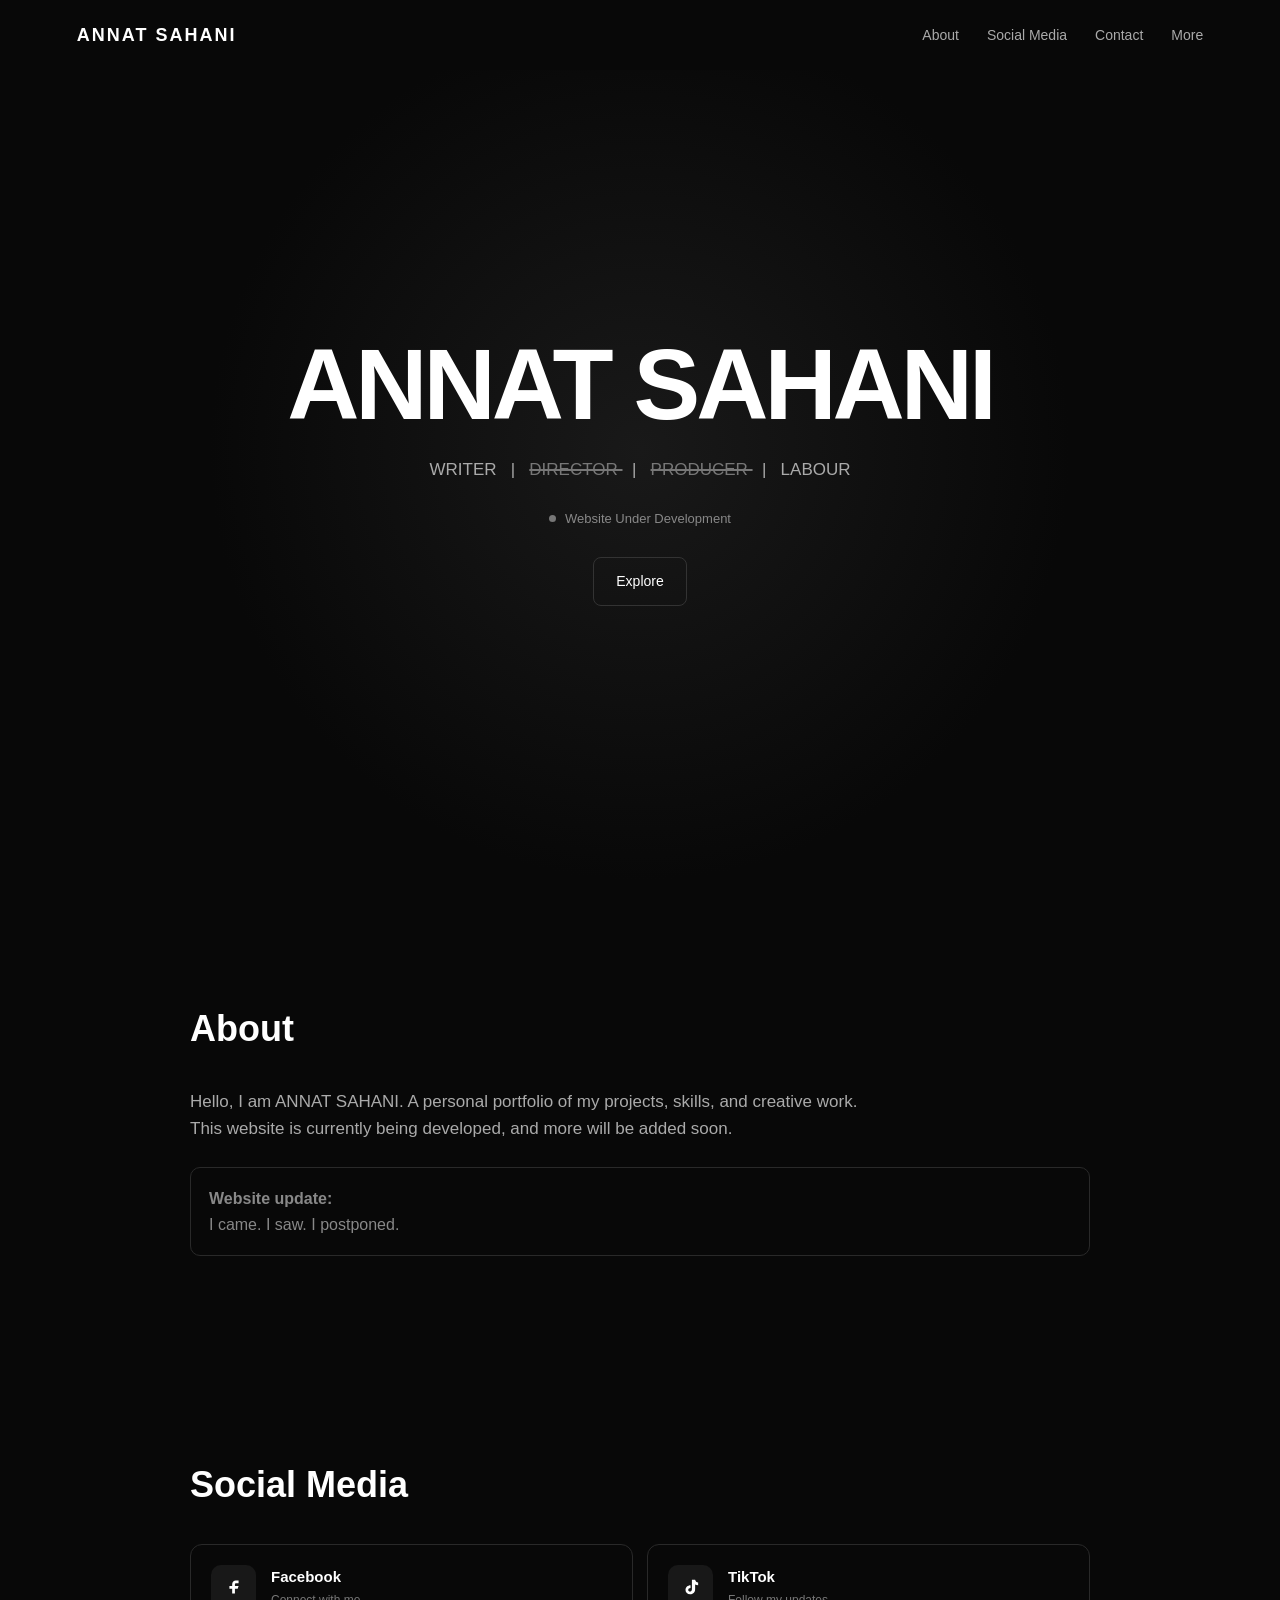
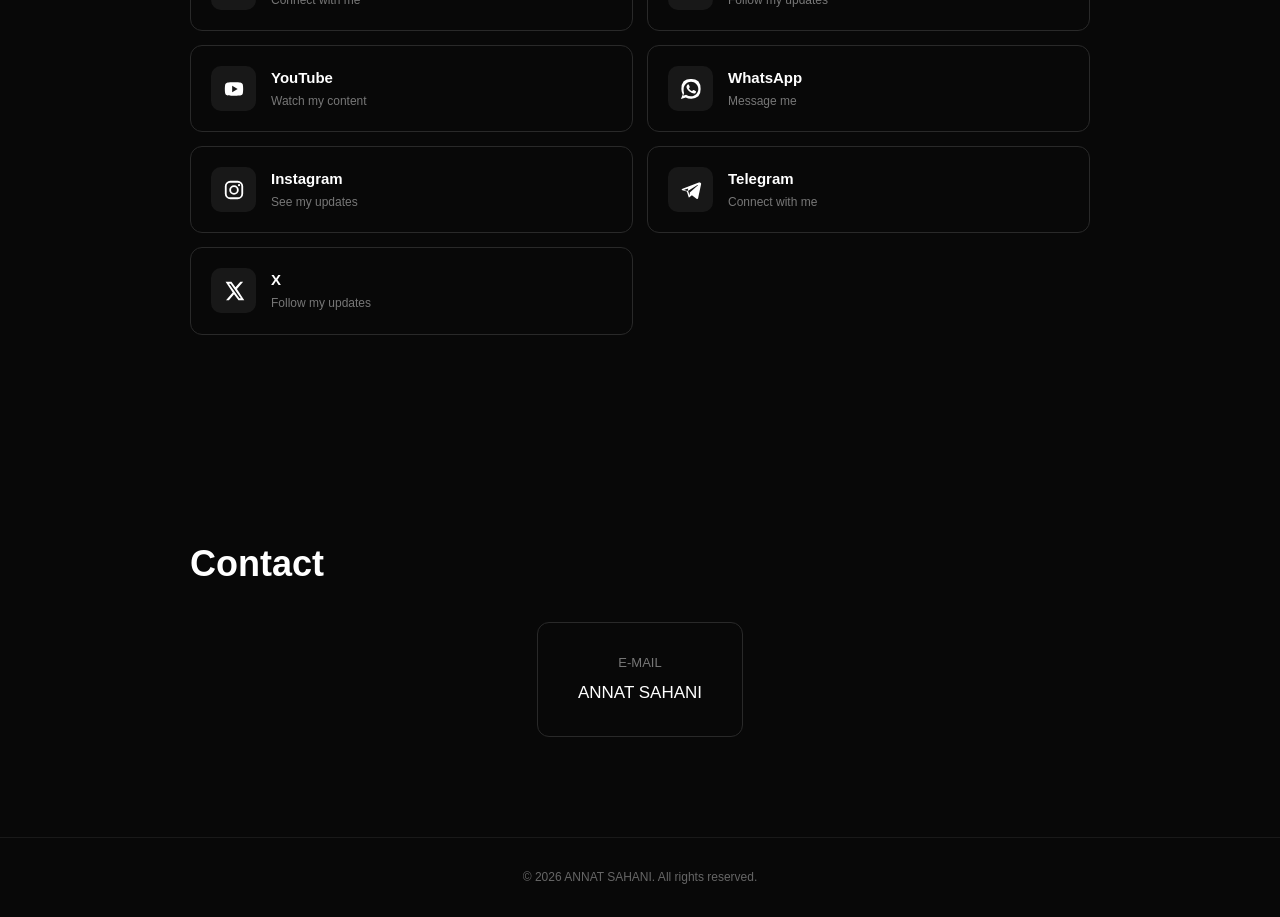
<file: index.html>
<!DOCTYPE html>
<html lang="en">

<head>
    <meta charset="UTF-8">
    <meta name="viewport" content="width=device-width, initial-scale=1.0">
    <title>ANNAT SAHANI</title>

    <!-- Google tag (gtag.js) -->
<script async src="https://www.googletagmanager.com/gtag/js?id=G-9PLZ80G2CF"></script>
<script>
  window.dataLayer = window.dataLayer || [];
  function gtag(){dataLayer.push(arguments);}
  gtag('js', new Date());

  gtag('config', 'G-9PLZ80G2CF');
</script>

    <link rel="stylesheet" href="reset.css">
    <link rel="stylesheet" href="nav.css">
    <link rel="stylesheet" href="dropdown.css">
    <link rel="stylesheet" href="hero.css">
    <link rel="stylesheet" href="status.css">
    <link rel="stylesheet" href="button.css">
    <link rel="stylesheet" href="sections.css">
    <link rel="stylesheet" href="about.css">
    <link rel="stylesheet" href="social.css">
    <link rel="stylesheet" href="contact.css">
    <link rel="stylesheet" href="footer.css">
    <link rel="stylesheet" href="popup.css">
    <link rel="stylesheet" href="mobile.css">
    <link rel="stylesheet" href="mobile-small.css">
</head>


<body>


    <!-- =========================
     NAVBAR
========================= -->

    <nav>

        <a href="#home" class="logo">
            ANNAT SAHANI
        </a>

        <div class="links">

            <a href="#about">
                About
            </a>

            <a href="#social">
                Social Media
            </a>

            <a href="#contact">
                Contact
            </a>


            <div class="dropdown" id="moreDropdown">

                <button class="dropbtn" id="dropbtn" onclick="toggleDropdown(event)">
                    More
                </button>

                <div class="dropdown-content" id="dropdownContent">

                    <button class="dropdown-close" onclick="closeDropdown()">
                        ✕
                    </button>

                    <a href="notice.html">
                        Work With Me
                    </a>

                    <a href="notice.html">
                        Tools
                    </a>

                    <a href="notice.html">
                        Resources
                    </a>

                    <a href="notice.html">
                        My Achievements
                    </a>

                    <a href="notice.html">
                        Useful Links
                    </a>

                </div>

            </div>

        </div>

    </nav>



    <!-- =========================
     HERO
========================= -->

    <header class="hero" id="home">

        <h1>
            ANNAT SAHANI
        </h1>


        <p class="hero-subtitle">

            WRITER
            &nbsp; | &nbsp;

            <span class="cut">
                DIRECTOR
            </span>

            &nbsp; | &nbsp;

            <span class="cut">
                PRODUCER
            </span>

            &nbsp; | &nbsp;

            LABOUR

        </p>


        <div class="status">

            <span class="status-dot"></span>

            Website Under Development

        </div>


        <a href="#about" class="button">
            Explore
        </a>

    </header>



    <!-- =========================
     ABOUT
========================= -->

    <section id="about">

        <div class="container">

            <h2 class="section-title">
                About
            </h2>


            <p class="about-text">

                Hello, I am ANNAT SAHANI. A personal portfolio of my projects, skills, and creative work. This website
                is currently being developed, and more will be added soon.

            </p>


            <div class="build-note">

                <strong>
                    Website update:
                </strong>

                <br>

                I came. I saw. I postponed.

            </div>

        </div>

    </section>



    <!-- =========================
     SOCIAL
========================= -->

    <section id="social">

        <div class="container">

            <h2 class="section-title">
                Social Media
            </h2>


            <div class="social-grid">


                <!-- FACEBOOK -->

                <a href="https://www.facebook.com/AnnatSahani" target="_blank" rel="noopener noreferrer"
                    class="social social-link">


                    <div class="social-icon">

                        <svg viewBox="0 0 24 24">

                            <path d="M14 8h3V5h-3c-2.2 0-4 1.8-4 4v2H7v3h3v5h3v-5h3l1-3h-4V9c0-.6.4-1 1-1z" />

                        </svg>

                    </div>

                    <div>

                        <strong>
                            Facebook
                        </strong>

                        <span>
                            Connect with me
                        </span>

                    </div>

                </a>



                <!-- TIKTOK -->

                <a href="https://www.tiktok.com/@aurahabara.com" target="_blank" rel="noopener noreferrer"
                    class="social social-link">

                    <div class="social-icon">

                        <svg viewBox="0 0 24 24">

                            <path
                                d="M16.5 4c.4 1.8 1.5 2.9 3.3 3.1v3c-1.2 0-2.3-.3-3.3-.9v5.3c0 3.5-2.5 5.5-5.5 5.5-2.8 0-5-2-5-4.7 0-3 2.5-5 5.5-5.1v3c-1.4 0-2.5.8-2.5 2 0 1 .8 1.7 1.8 1.7 1.1 0 2.2-.7 2.2-2.5V4h3.5z" />

                        </svg>

                    </div>

                    <div>

                        <strong>
                            TikTok
                        </strong>

                        <span>
                            Follow my updates
                        </span>

                    </div>

                </a>



                <!-- YOUTUBE -->

                <a href="" class="social social-link">

                    <div class="social-icon">

                        <svg viewBox="0 0 24 24">

                            <path
                                d="M21.6 7.2a2.9 2.9 0 0 0-2-2C17.8 4.7 12 4.7 12 4.7s-5.8 0-7.6.5a2.9 2.9 0 0 0-2 2C2 9 2 12 2 12s0 3 .4 4.8a2.9 2.9 0 0 0 2 2c1.8.5 7.6.5 7.6.5s5.8 0 7.6-.5a2.9 2.9 0 0 0 2-2C22 15 22 12 22 12s0-3-.4-4.8zM10 15.5v-7l6 3.5-6 3.5z" />

                        </svg>

                    </div>

                    <div>

                        <strong>
                            YouTube
                        </strong>

                        <span>
                            Watch my content
                        </span>

                    </div>

                </a>



                <!-- WHATSAPP -->

                <a href="" class="social social-link">

                    <div class="social-icon">

                        <svg viewBox="0 0 24 24">

                            <path
                                d="M20 3.5A11.9 11.9 0 0 0 12 1a11.9 11.9 0 0 0-8 2.5A11.9 11.9 0 0 0 1.5 12c0 2.1.5 4.1 1.5 5.9L1 23l5.3-1.8A11.9 11.9 0 0 0 12 22.5a11.9 11.9 0 0 0 8-2.5 11.9 11.9 0 0 0 2.5-8A11.9 11.9 0 0 0 20 3.5zM12 20c-1.8 0-3.5-.5-5-1.4l-.4-.2-3.1 1 1-3-.2-.4A8.1 8.1 0 0 1 4 12c0-4.4 3.6-8 8-8s8 3.6 8 8-3.6 8-8 8zm4.4-6.1c-.2-.1-1.4-.7-1.6-.8-.2-.1-.4-.1-.6.1-.2.2-.6.8-.7.9-.1.2-.3.2-.5.1-.2-.1-1-.4-1.9-1.2-.7-.6-1.2-1.4-1.3-1.6-.1-.2 0-.3.1-.4l.4-.5c.1-.2.2-.3.3-.5.1-.2 0-.4 0-.5-.1-.1-.6-1.4-.8-1.9-.2-.5-.4-.4-.6-.4h-.5c-.2 0-.5.1-.7.3-.2.2-.9.9-.9 2.2s.9 2.5 1 2.7c.1.2 1.8 2.8 4.4 3.8.6.3 1.1.4 1.5.5.6.2 1.2.1 1.7.1.5-.1 1.4-.6 1.6-1.1.2-.5.2-1 .1-1.1-.1-.2-.3-.2-.5-.3z" />

                        </svg>

                    </div>

                    <div>

                        <strong>
                            WhatsApp
                        </strong>

                        <span>
                            Message me
                        </span>

                    </div>

                </a>



                <!-- INSTAGRAM -->

                <a href="" class="social social-link">

                    <div class="social-icon">

                        <svg viewBox="0 0 24 24">

                            <rect x="3" y="3" width="18" height="18" rx="5" ry="5" fill="none" stroke="#fff"
                                stroke-width="2" />

                            <circle cx="12" cy="12" r="4.2" fill="none" stroke="#fff" stroke-width="2" />

                            <circle cx="17.5" cy="6.7" r="1.2" />

                        </svg>

                    </div>

                    <div>

                        <strong>
                            Instagram
                        </strong>

                        <span>
                            See my updates
                        </span>

                    </div>

                </a>


                <!-- TELEGRAM -->

                <a href="" class="social social-link">

                    <div class="social-icon">

                        <svg viewBox="0 0 24 24">

                            <path
                                d="M21.9 3.2 2.8 10.6c-1.3.5-1.3 1.3-.2 1.6l4.9 1.5 1.9 5.9c.2.6.5.7.9.4l2.7-2.2 5 3.7c.9.6 1.6.3 1.8-.8l3.2-15.1c.3-1.3-.5-1.9-1.9-1.4zM8.2 13.4l10.8-6.8c.5-.3 1-.1.6.2l-8.9 8-.3 3.3-1.4-4.7-3.8-1.2c-.8-.2-.8-.6.2-.8l3.6-1z" />

                        </svg>

                    </div>

                    <div>

                        <strong>
                            Telegram
                        </strong>

                        <span>
                            Connect with me
                        </span>

                    </div>

                </a>


                <!-- X -->

                <a href="" class="social social-link">

                    <div class="social-icon">

                        <svg viewBox="0 0 24 24">

                            <path
                                d="M18.9 2H22l-6.8 7.8L23.2 22h-6.3l-4.9-6.4L6.4 22H3.3l7.3-8.4L2.8 2h6.4l4.4 5.8L18.9 2zm-1.1 17.8h1.7L8.3 4H6.5l11.3 15.8z" />

                        </svg>

                    </div>

                    <div>

                        <strong>
                            X
                        </strong>

                        <span>
                            Follow my updates
                        </span>

                    </div>

                </a>


            </div>

        </div>

    </section>



    <!-- =========================
     CONTACT
========================= -->

    <section id="contact">

        <div class="container">

            <h2 class="section-title">
                Contact
            </h2>


            <a href="mailto:contact@annatsahani.com.np" class="contact-box">

                <div class="contact-label">
                    E-MAIL
                </div>


                <div class="email">
                    ANNAT SAHANI
                </div>

            </a>

        </div>

    </section>



    <!-- =========================
     FOOTER
========================= -->

    <footer>

        © 2026 ANNAT SAHANI. All rights reserved.

    </footer>



    <!-- =========================
     COMING SOON POPUP
========================= -->

    <div class="popup-overlay" id="popup">

        <div class="popup">

            <div class="popup-icon" id="popupIcon">
            </div>


            <h2>
                Coming Soon
            </h2>


            <p>

                This social media link has not been added yet.
                Please check back later.

            </p>


            <button onclick="closePopup()">
                Close
            </button>

        </div>

    </div>



    <script>

        // ===== Right-click disable =====
        document.addEventListener("contextmenu", function (e) {
            e.preventDefault();
        });

        // ===== Block common DevTools / view-source shortcuts =====
        document.addEventListener("keydown", function (e) {
            if (
                e.key === "F12" ||
                (e.ctrlKey && e.key.toLowerCase() === "u") ||
                (e.ctrlKey && e.key.toLowerCase() === "s") ||
                (e.ctrlKey && e.shiftKey && ["i", "j", "c"].includes(e.key.toLowerCase()))
            ) {
                e.preventDefault();
            }
        });

        // ===== Console warning =====
        console.log("%cStop!", "color:red; font-size:40px; font-weight:bold;");
        console.log("%cThis is a developer feature. Copying this code without permission may violate copyright.", "font-size:14px;");


        function toggleDropdown(e) {

            e.stopPropagation();

            document
                .getElementById("dropdownContent")
                .classList
                .toggle("open");

        }


        function closeDropdown() {

            document
                .getElementById("dropdownContent")
                .classList
                .remove("open");

        }


        document.addEventListener("click", function (e) {

            const dropdown =
                document.getElementById("moreDropdown");

            if (
                dropdown &&
                !dropdown.contains(e.target)
            ) {

                closeDropdown();

            }

        });


        document
            .querySelectorAll(".social-link")
            .forEach(function (link) {

                link.addEventListener("click", function (e) {

                    const url =
                        this.getAttribute("href");


                    if (
                        !url ||
                        url.trim() === "" ||
                        url === "#"
                    ) {

                        e.preventDefault();

                        document
                            .getElementById("popupIcon")
                            .innerHTML =
                            this.querySelector(".social-icon").innerHTML;

                        document
                            .getElementById("popup")
                            .style.display = "flex";

                    }

                });

            });



        function closePopup() {

            document
                .getElementById("popup")
                .style.display = "none";

        }



        document
            .getElementById("popup")
            .addEventListener("click", function (e) {

                if (e.target === this) {

                    closePopup();

                }

            });



        document.addEventListener("keydown", function (e) {

            if (e.key === "Escape") {

                closePopup();
                closeDropdown();

            }

        });

    </script>


</body>

</html>
</file>
<file: nav.css>
/* =========================
   NAVBAR
========================= */

        nav {
            position: fixed;
            top: 0;
            left: 0;
            width: 100%;
            height: 70px;
            padding: 22px 6%;

            display: flex;
            justify-content: space-between;
            align-items: center;

            background: #080808;

            z-index: 20;
        }

        .logo {
            font-size: 18px;
            font-weight: 700;
            letter-spacing: 2px;
            white-space: nowrap;
        }

        .links {
            display: flex;
            align-items: center;
            gap: 28px;
            height: 30px;
        }

        .links>a,
        .dropbtn {
            color: #aaa;
            font-size: 14px;
            transition: .25s;
            white-space: nowrap;
        }

        .links>a:hover,
        .dropbtn:hover {
            color: #fff;
        }
</file>
<file: dropdown.css>
/* =========================
   MORE DROPDOWN
========================= */

        .dropdown {
            position: relative;
            height: 30px;
            display: flex;
            align-items: center;
        }

        .dropbtn {
            background: none;
            border: 0;
            padding: 0;
            margin: 0;
            cursor: pointer;
            font-family: inherit;
            line-height: normal;
        }

        .dropdown-content {
            display: none;

            position: absolute;
            right: 0;
            top: 30px;

            width: 205px;

            background: #111;
            border: 1px solid #292929;
            border-radius: 12px;

            padding: 8px;

            box-shadow: 0 15px 40px rgba(0, 0, 0, .5);

            padding-top: 8px;
        }

        .dropdown-content.open {
            display: block;
        }

        .dropdown-close {
            position: absolute;

            top: 0;
            right: 0;

            width: 32px;
            height: 32px;

            display: flex;

            justify-content: center;
            align-items: center;

            border: 0;
            border-left: 1px solid #292929;
            border-bottom: 1px solid #292929;
            border-radius: 0 11px 0 8px;

            background: none;

            color: #aaa;
            font-size: 14px;

            cursor: pointer;

            transition: .25s;
        }

        .dropdown-close:hover {
            background: #1b1b1b;
            color: #fff;
        }

        .dropdown-content a {
            display: block;

            padding: 11px 13px;

            border-radius: 8px;

            color: #aaa;
            font-size: 14px;

            white-space: nowrap;
        }

        .dropdown-content a:hover {
            background: #1b1b1b;
            color: #fff;
        }
</file>
<file: hero.css>
/* =========================
   HERO
========================= */

        .hero {
            min-height: 100vh;

            display: flex;
            flex-direction: column;

            justify-content: center;
            align-items: center;

            text-align: center;

            padding: 100px 20px 60px;

            background:
                radial-gradient(circle at center,
                    #191919 0%,
                    #080808 55%);
        }

        .hero h1 {
            font-size: clamp(42px, 8vw, 100px);
            letter-spacing: -4px;
            line-height: 1;
            white-space: nowrap;
        }

        .hero-subtitle {
            margin-top: 22px;
            color: #aaa;
            font-size: 17px;
        }

        .cut {
            text-decoration: line-through;
            text-decoration-thickness: 2px;
            color: #777;
        }
</file>
<file: status.css>
/* =========================
   WEBSITE STATUS
========================= */

        .status {
            margin-top: 25px;

            display: flex;
            align-items: center;

            gap: 9px;

            color: #888;

            font-size: 13px;
        }

        .status-dot {
            width: 7px;
            height: 7px;

            border-radius: 50%;

            background: #777;
        }
</file>
<file: button.css>
/* =========================
   BUTTON
========================= */

        .button {
            display: inline-block;

            margin-top: 28px;

            padding: 12px 22px;

            border: 1px solid #333;
            border-radius: 8px;

            font-size: 14px;

            transition: .25s;
        }

        .button:hover {
            background: #fff;
            color: #000;
        }
</file>
<file: sections.css>
/* =========================
   SECTIONS
========================= */

        section {
            padding: 100px 20px;
        }

        .container {
            max-width: 900px;
            margin: auto;
        }

        .section-title {
            font-size: 36px;
            margin-bottom: 30px;
        }
</file>
<file: about.css>
/* =========================
   ABOUT
========================= */

        .about-text {
            color: #aaa;

            max-width: 700px;

            font-size: 17px;
        }

        .build-note {
            margin-top: 25px;

            padding: 18px;

            border: 1px solid #292929;
            border-radius: 10px;

            color: #888;
        }
</file>
<file: social.css>
/* =========================
   SOCIAL
========================= */

        .social-grid {
            display: grid;

            grid-template-columns: repeat(2, 1fr);

            gap: 14px;
        }

        .social {
            display: flex;

            align-items: center;

            gap: 15px;

            padding: 20px;

            border: 1px solid #292929;
            border-radius: 12px;

            transition: .25s;
        }

        .social:hover {
            border-color: #555;

            transform: translateY(-2px);
        }

        .social-icon {
            width: 45px;
            height: 45px;

            min-width: 45px;

            display: flex;

            justify-content: center;
            align-items: center;

            border-radius: 10px;

            background: #181818;
        }

        .social-icon svg {
            width: 22px;
            height: 22px;

            fill: #fff;
        }

        .social strong {
            display: block;

            font-size: 15px;
        }

        .social span {
            display: block;

            color: #777;

            font-size: 12px;

            margin-top: 2px;
        }
</file>
<file: contact.css>
/* =========================
   CONTACT
========================= */

        .contact-box {
            display: flex;
            flex-direction: column;
            align-items: center;
            text-align: center;

            width: fit-content;
            max-width: 100%;
            margin: 0 auto;

            border: 1px solid #292929;

            border-radius: 12px;

            padding: 30px 40px;

            transition: .25s;
        }

        .contact-box:hover {
            border-color: #555;
            background: #101010;
        }

        .contact-label {
            color: #777;

            font-size: 13px;

            margin-bottom: 5px;
        }

        .email {
            font-size: 17px;
        }
</file>
<file: footer.css>
/* =========================
   FOOTER
========================= */

        footer {
            padding: 30px 20px;

            text-align: center;

            color: #666;

            font-size: 12px;

            border-top: 1px solid #191919;
        }
</file>
<file: popup.css>
/* =========================
   POPUP
========================= */

        .popup-overlay {
            position: fixed;

            inset: 0;

            background: rgba(0, 0, 0, .75);

            display: none;

            justify-content: center;
            align-items: center;

            z-index: 100;

            padding: 20px;
        }

        .popup {
            width: 100%;
            max-width: 400px;

            background: #111;

            border: 1px solid #333;

            border-radius: 15px;

            padding: 30px;

            text-align: center;
        }

        .popup-icon {
            font-size: 35px;

            margin-bottom: 10px;
        }

        .popup-icon svg {
            width: 35px;
            height: 35px;
            fill: #fff;
        }

        .popup h2 {
            margin-bottom: 10px;
        }

        .popup p {
            color: #888;

            font-size: 14px;
        }

        .popup button {
            margin-top: 22px;

            padding: 10px 20px;

            border: 1px solid #444;

            background: #fff;

            color: #000;

            border-radius: 7px;

            cursor: pointer;
        }
</file>
<file: mobile.css>
/* =========================
   MOBILE
========================= */

        @media(max-width:600px) {

            nav {
                height: 95px;

                padding: 17px 10px;

                display: block;

                text-align: center;
            }

            .logo {
                display: block;

                font-size: 17px;

                margin-bottom: 12px;

                height: 20px;
                line-height: 20px;
            }

            .links {
                display: flex;

                justify-content: center;

                align-items: center;

                gap: 17px;

                height: 30px;
            }

            .links>a,
            .dropbtn {
                font-size: 12px;

                line-height: 30px;

                height: 30px;
            }

            .dropdown {
                height: 30px;
            }

            .dropdown-content {
                top: 30px;
                right: -35px;
            }


            /* HERO */

            .hero {
                padding: 145px 8px 60px;
            }

            .hero h1 {
                font-size: clamp(34px, 12vw, 65px);

                letter-spacing: -2.5px;

                white-space: nowrap;
            }

            .hero-subtitle {
                font-size: 14px;

                white-space: nowrap;
            }


            /* SECTIONS */

            section {
                padding: 75px 18px;
            }

            .section-title {
                font-size: 30px;
            }


            /* SOCIAL */

            .social-grid {
                grid-template-columns: 1fr;
            }

        }
</file>
<file: mobile-small.css>
/* =========================
   SMALL PHONES
========================= */

        @media(max-width:380px) {

            nav {
                height: 95px;
            }

            .hero h1 {
                font-size: 32px;

                letter-spacing: -2px;
            }

            .hero-subtitle {
                font-size: 12px;
            }

            .links {
                gap: 13px;
            }

            .links>a,
            .dropbtn {
                font-size: 12px;
            }

            .social-icon {
                width: 42px;
                height: 42px;

                min-width: 42px;
            }

        }
</file>
